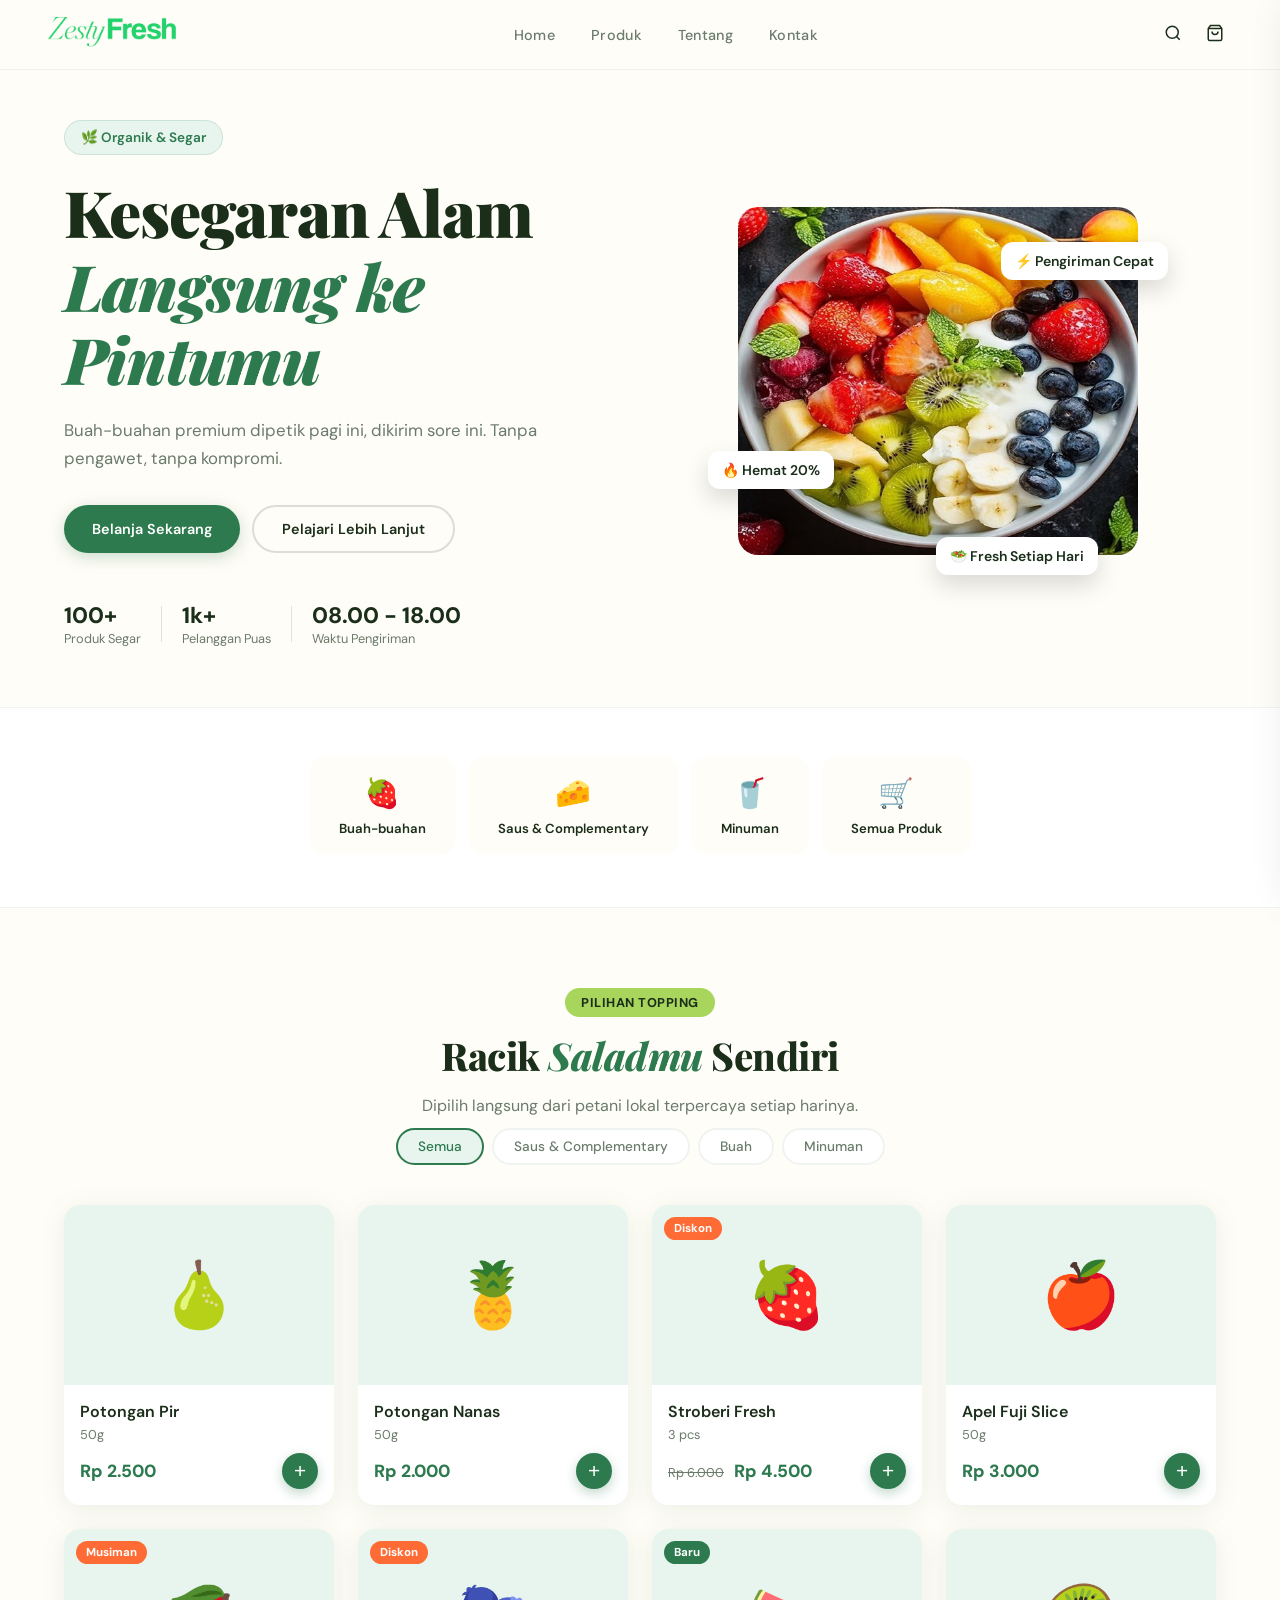
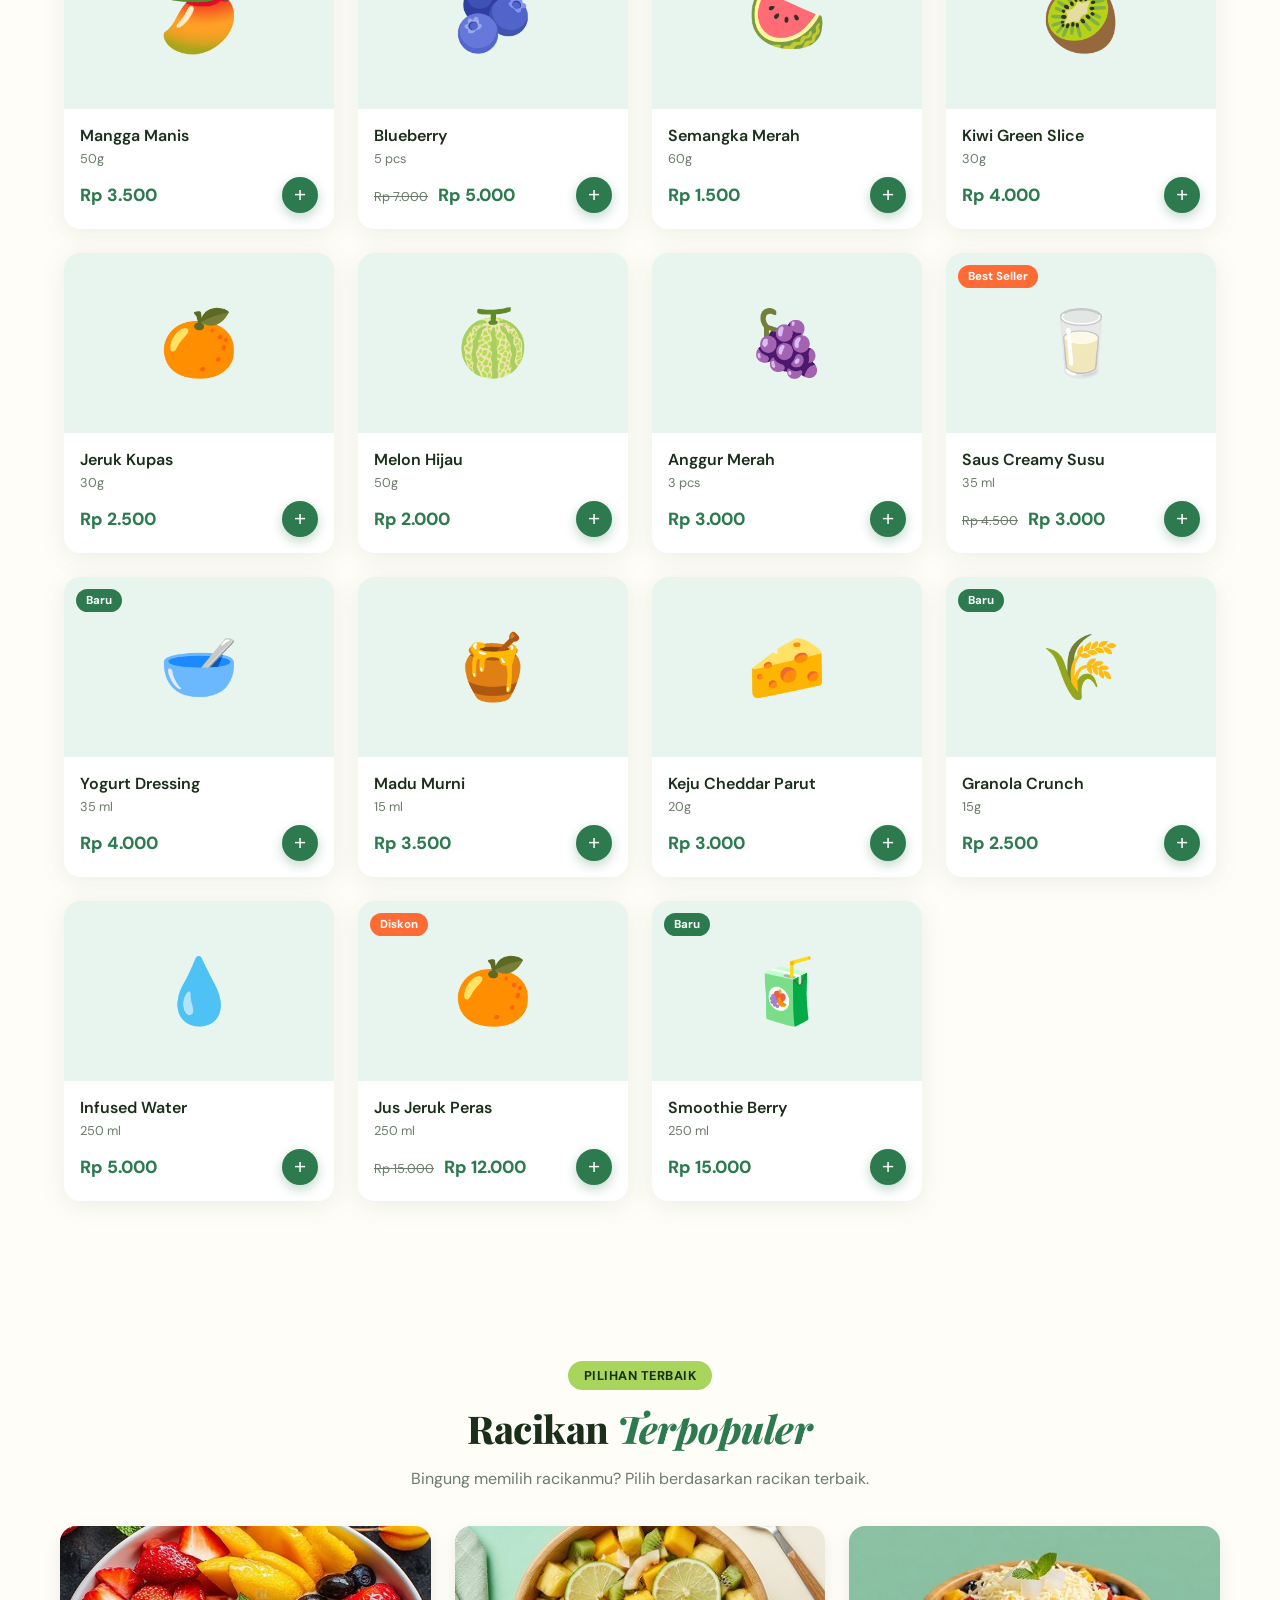
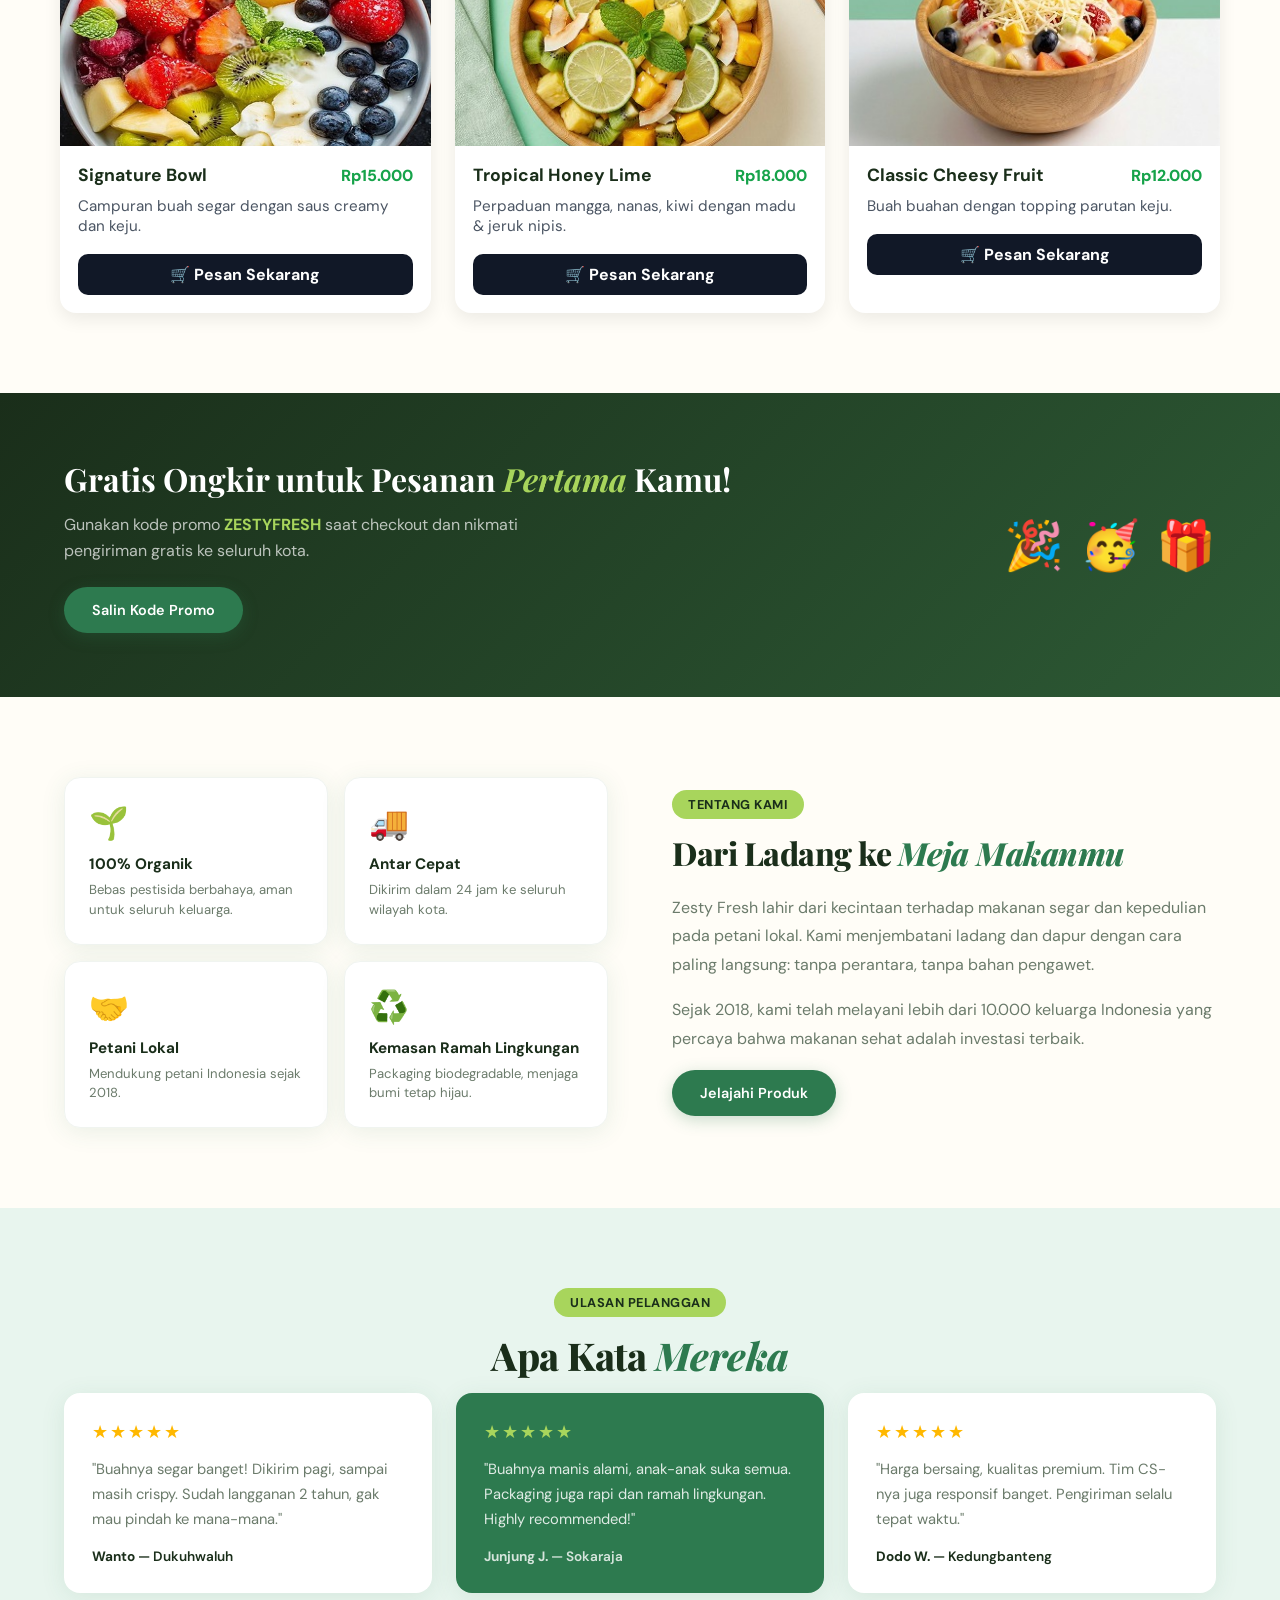
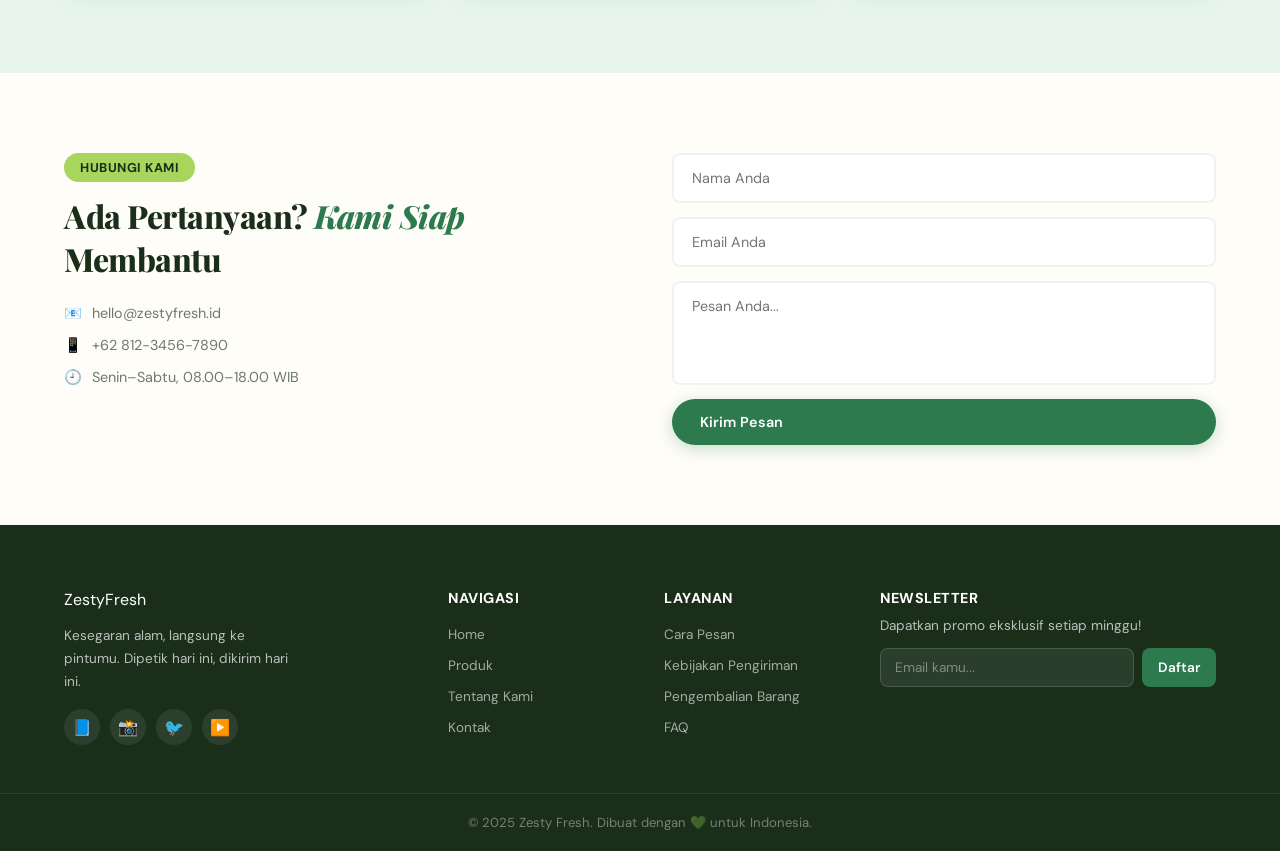
<file: index.html>
<!DOCTYPE html>
  <html lang="id">
  <head>
    <meta charset="UTF-8" />
    <meta name="viewport" content="width=device-width, initial-scale=1.0"/>
    <title>Zesty Fresh — Farm to Door</title>
    <link rel="preconnect" href="https://fonts.googleapis.com"/>
    <link href="https://fonts.googleapis.com/css2?family=Playfair+Display:wght@400;700;900&family=DM+Sans:wght@300;400;500&display=swap" rel="stylesheet"/>
    <link rel="stylesheet" href="style.css"/>
  </head>
  <body>

    <!-- NAVBAR -->
    <nav class="navbar" id="navbar">
      <div class="nav-logo"><img src="image/Zesty Fresh (2).png"></div>
      <ul class="nav-links">
        <li><a href="#home">Home</a></li>
        <li><a href="#products">Produk</a></li>
        <li><a href="#about">Tentang</a></li>
        <li><a href="#contact">Kontak</a></li>
      </ul>
      <div class="nav-actions">
        <button class="btn-search" onclick="toggleSearch()">
          <svg width="18" height="18" viewBox="0 0 24 24" fill="none" stroke="currentColor" stroke-width="2"><circle cx="11" cy="11" r="8"/><line x1="21" y1="21" x2="16.65" y2="16.65"/></svg>
        </button>
        <button class="btn-cart" onclick="toggleCart()">
          <svg width="18" height="18" viewBox="0 0 24 24" fill="none" stroke="currentColor" stroke-width="2"><path d="M6 2L3 6v14a2 2 0 002 2h14a2 2 0 002-2V6l-3-4z"/><line x1="3" y1="6" x2="21" y2="6"/><path d="M16 10a4 4 0 01-8 0"/></svg>
          <span class="cart-badge" id="cart-badge">0</span>
        </button>
        <button class="nav-toggle" onclick="toggleMenu()">
          <span></span><span></span><span></span>
        </button>
      </div>
    </nav>

    <!-- SEARCH OVERLAY -->
    <div class="search-overlay" id="search-overlay">
      <button class="close-search" onclick="toggleSearch()">✕</button>
      <input type="text" placeholder="Cari produk segar..." id="search-input" oninput="searchProducts(this.value)"/>
      <div class="search-results" id="search-results"></div>
    </div>

    <!-- CART SIDEBAR -->
    <div class="cart-overlay" id="cart-overlay" onclick="toggleCart()"></div>
    <aside class="cart-sidebar" id="cart-sidebar">
      <div class="cart-header">
        <h3>Keranjang Belanja</h3>
        <button onclick="toggleCart()">✕</button>
      </div>
      <div class="cart-items" id="cart-items">
        <div class="cart-empty">Keranjang Anda masih kosong 🛒</div>
      </div>
      <div class="cart-footer" id="cart-footer" style="display:none">
        <div class="cart-total">
          <span>Total:</span>
          <span id="cart-total">Rp 0</span>
        </div>
        <button class="btn-checkout" onclick="checkout()">Checkout Sekarang</button>
      </div>
    </aside>

    <!-- HERO -->
    <section class="hero" id="home">
      <div class="hero-content">
        <div class="hero-tag">🌿 Organik & Segar</div>
        <h1 class="hero-title">
          Kesegaran Alam<br/>
          <em>Langsung ke Pintumu</em>
        </h1>
        <p class="hero-desc">Buah-buahan premium dipetik pagi ini, dikirim sore ini. Tanpa pengawet, tanpa kompromi.</p>
        <div class="hero-buttons">
          <a href="#products" class="btn-primary">Belanja Sekarang</a>
          <a href="#about" class="btn-ghost">Pelajari Lebih Lanjut</a>
        </div>
        <div class="hero-stats">
          <div class="stat"><strong>100+</strong><span>Produk Segar</span></div>
          <div class="stat-divider"></div>
          <div class="stat"><strong>1k+</strong><span>Pelanggan Puas</span></div>
          <div class="stat-divider"></div>
          <div class="stat"><strong>08.00 - 18.00</strong><span>Waktu Pengiriman</span></div>
        </div>
      </div>
      <div class="hero-image">
        <img src="image/salad fruits.jpeg" alt="Salad Bowl">
        
        <div class="floating badge-1">⚡ Pengiriman Cepat</div>
        <div class="floating badge-2">🔥 Hemat 20%</div>
        <div class="floating badge-3">🥗 Fresh Setiap Hari</div>
      </div>   
    </section>

    <!-- CATEGORIES -->
    <section class="categories">
      <div class="container">
        <div class="categories-grid">
          <div class="category-card" onclick="filterCategory('buah')">
            <span>🍓</span><p>Buah-buahan</p>
          </div>
          <div class="category-card" onclick="filterCategory('saus')">
            <span>🧀</span><p>Saus & Complementary</span></p>
          </div>
          <div class="category-card" onclick="filterCategory('minuman')">
            <span>🥤</span><p>Minuman</p>
          </div>
          <div class="category-card" onclick="filterCategory('semua')">
            <span>🛒</span><p>Semua Produk</p>
          </div>
        </div>
      </div>
    </section>

    <!-- PRODUCTS -->
    <section class="products" id="products">
      <div class="container">
        <div class="section-header">
          <div class="section-tag">Pilihan Topping</div>
          <h2>Racik <em>Saladmu</em> Sendiri</h2>
          <p>Dipilih langsung dari petani lokal terpercaya setiap harinya.</p>
        </div>
        <div class="filter-bar">
          <button class="filter-btn active" onclick="filterCategory('semua', this)">Semua</button>
          <button class="filter-btn" onclick="filterCategory('saus', this)">Saus & Complementary</button>
          <button class="filter-btn" onclick="filterCategory('buah', this)">Buah</button>
          <button class="filter-btn" onclick="filterCategory('minuman', this)">Minuman</button>
        </div>
        <div class="product-grid" id="product-grid"></div>
      </div>
    </section>

    <!-- PRODUCTS -->
    <section class="products" id="products">
      <div class="card-container">
        <div class="section-header">
          <div class="section-tag">Pilihan Terbaik</div>
          <h2>Racikan <em>Terpopuler</em></h2>
          <p>Bingung memilih racikanmu? Pilih berdasarkan racikan terbaik.</p>
        </div>
        <div class="card">
          <img src="image/signature.jpeg" alt="Signature Bowl">
          <div class="card-content">
            <div class="title-price">
              <h3>Signature Bowl</h3>
              <span>Rp15.000</span>
            </div>
            <p>Campuran buah segar dengan saus creamy dan keju.</p>
            <a href="https://wa.me/6281234567890?text=Halo%20saya%20mau%20pesan%20Signature%20Bowl" target="_blank" rel="noopener noreferrer" class="menu-btn">🛒 Pesan Sekarang</a>
          </div>
        </div>

        <div class="card">
          <img src="image/honey.jpeg" alt="Tropical Honey Lime">
          <div class="card-content">
            <div class="title-price">
              <h3>Tropical Honey Lime</h3>
              <span>Rp18.000</span>
            </div>
            <p>Perpaduan mangga, nanas, kiwi dengan madu & jeruk nipis.</p>
            <a href="https://wa.me/6281234567890?text=Halo%20saya%20mau%20pesan%20Tropical%20Honey%20Lime" target="_blank" rel="noopener noreferrer" class="menu-btn">🛒 Pesan Sekarang</a>
          </div>
        </div>

        <div class="card">
          <img src="image/kreasi.jpeg" alt="Classic Cheesy Fruit">
          <div class="card-content">
            <div class="title-price">
              <h3>Classic Cheesy Fruit</h3>
              <span>Rp12.000</span>
            </div>
            <p>Buah buahan dengan topping parutan keju.</p>
            <a href="https://wa.me/6281234567890?text=Halo%20saya%20mau%20pesan%20Tropical%20Honey%20Lime" target="_blank" rel="noopener noreferrer" class="menu-btn">🛒 Pesan Sekarang</a>
          </div>
        </div>
    </section>

    <!-- BANNER -->
    <section class="promo-banner">
      <div class="container">
        <div class="banner-content">
          <div class="banner-text">
            <h2>Gratis Ongkir untuk Pesanan <em>Pertama</em> Kamu!</h2>
            <p>Gunakan kode promo <strong>ZESTYFRESH</strong> saat checkout dan nikmati pengiriman gratis ke seluruh kota.</p>
            <button class="btn-primary" onclick="copyPromo()">Salin Kode Promo</button>
          </div>
          <div class="banner-decor">
            <span>🎉</span><span>🥳</span><span>🎁</span>
          </div>
        </div>
      </div>
    </section>

    <!-- ABOUT -->
    <section class="about" id="about">
      <div class="container about-grid">
        <div class="about-visual">
          <div class="about-card">
            <span class="about-icon">🌱</span>
            <h4>100% Organik</h4>
            <p>Bebas pestisida berbahaya, aman untuk seluruh keluarga.</p>
          </div>
          <div class="about-card">
            <span class="about-icon">🚚</span>
            <h4>Antar Cepat</h4>
            <p>Dikirim dalam 24 jam ke seluruh wilayah kota.</p>
          </div>
          <div class="about-card">
            <span class="about-icon">🤝</span>
            <h4>Petani Lokal</h4>
            <p>Mendukung petani Indonesia sejak 2018.</p>
          </div>
          <div class="about-card">
            <span class="about-icon">♻️</span>
            <h4>Kemasan Ramah Lingkungan</h4>
            <p>Packaging biodegradable, menjaga bumi tetap hijau.</p>
          </div>
        </div>
        <div class="about-text">
          <div class="section-tag">Tentang Kami</div>
          <h2>Dari Ladang ke <em>Meja Makanmu</em></h2>
          <p>Zesty Fresh lahir dari kecintaan terhadap makanan segar dan kepedulian pada petani lokal. Kami menjembatani ladang dan dapur dengan cara paling langsung: tanpa perantara, tanpa bahan pengawet.</p>
          <p>Sejak 2018, kami telah melayani lebih dari 10.000 keluarga Indonesia yang percaya bahwa makanan sehat adalah investasi terbaik.</p>
          <a href="#products" class="btn-primary">Jelajahi Produk</a>
        </div>
      </div>
    </section>

    <!-- TESTIMONIALS -->
    <section class="testimonials">
      <div class="container">
        <div class="section-header">
          <div class="section-tag">Ulasan Pelanggan</div>
          <h2>Apa Kata <em>Mereka</em></h2>
        </div>
        <div class="testi-grid">
          <div class="testi-card">
            <div class="stars">★★★★★</div>
            <p>"Buahnya segar banget! Dikirim pagi, sampai masih crispy. Sudah langganan 2 tahun, gak mau pindah ke mana-mana."</p>
            <div class="testi-author"><strong>Wanto</strong> — Dukuhwaluh</div>
          </div>
          <div class="testi-card featured">
            <div class="stars">★★★★★</div>
            <p>"Buahnya manis alami, anak-anak suka semua. Packaging juga rapi dan ramah lingkungan. Highly recommended!"</p>
            <div class="testi-author"><strong>Junjung J.</strong> — Sokaraja</div>
          </div>
          <div class="testi-card">
            <div class="stars">★★★★★</div>
            <p>"Harga bersaing, kualitas premium. Tim CS-nya juga responsif banget. Pengiriman selalu tepat waktu."</p>
            <div class="testi-author"><strong>Dodo W.</strong> — Kedungbanteng</div>
          </div>
        </div>
      </div>
    </section>

    <!-- CONTACT -->
    <section class="contact" id="contact">
      <div class="container contact-grid">
        <div class="contact-text">
          <div class="section-tag">Hubungi Kami</div>
          <h2>Ada Pertanyaan? <em>Kami Siap</em> Membantu</h2>
          <div class="contact-info">
            <div>📧 <span>hello@zestyfresh.id</span></div>
            <div>📱 <span>+62 812-3456-7890</span></div>
            <div>🕘 <span>Senin–Sabtu, 08.00–18.00 WIB</span></div>
          </div>
        </div>
        <form class="contact-form" onsubmit="submitForm(event)">
          <input type="text" placeholder="Nama Anda" required/>
          <input type="email" placeholder="Email Anda" required/>
          <textarea placeholder="Pesan Anda..." rows="4" required></textarea>
          <button type="submit" class="btn-primary">Kirim Pesan</button>
        </form>
      </div>
    </section>

    <!-- FOOTER -->
    <footer class="footer">
      <div class="container footer-grid">
        <div class="footer-brand">
          <div class="nav-logo">Zesty<span>Fresh</span></div>
          <p>Kesegaran alam, langsung ke pintumu. Dipetik hari ini, dikirim hari ini.</p>
          <div class="socials">
            <a href="#">📘</a>
            <a href="#">📸</a>
            <a href="#">🐦</a>
            <a href="#">▶️</a>
          </div>
        </div>
        <div class="footer-links">
          <h4>Navigasi</h4>
          <ul>
            <li><a href="#home">Home</a></li>
            <li><a href="#products">Produk</a></li>
            <li><a href="#about">Tentang Kami</a></li>
            <li><a href="#contact">Kontak</a></li>
          </ul>
        </div>
        <div class="footer-links">
          <h4>Layanan</h4>
          <ul>
            <li><a href="#">Cara Pesan</a></li>
            <li><a href="#">Kebijakan Pengiriman</a></li>
            <li><a href="#">Pengembalian Barang</a></li>
            <li><a href="#">FAQ</a></li>
          </ul>
        </div>
        <div class="footer-newsletter">
          <h4>Newsletter</h4>
          <p>Dapatkan promo eksklusif setiap minggu!</p>
          <div class="newsletter-form">
            <input type="email" placeholder="Email kamu..."/>
            <button onclick="subscribeNewsletter()">Daftar</button>
          </div>
        </div>
      </div>
      <div class="footer-bottom">
        <p>© 2025 Zesty Fresh. Dibuat dengan 💚 untuk Indonesia.</p>
      </div>
    </footer>

    <!-- TOAST -->
    <div class="toast" id="toast"></div>

    <!-- SCROLL TO TOP -->
    <button class="scroll-top" id="scroll-top" onclick="scrollToTop()">↑</button>

    <script src="script.js"></script>
  </body>
  </html>
</file>
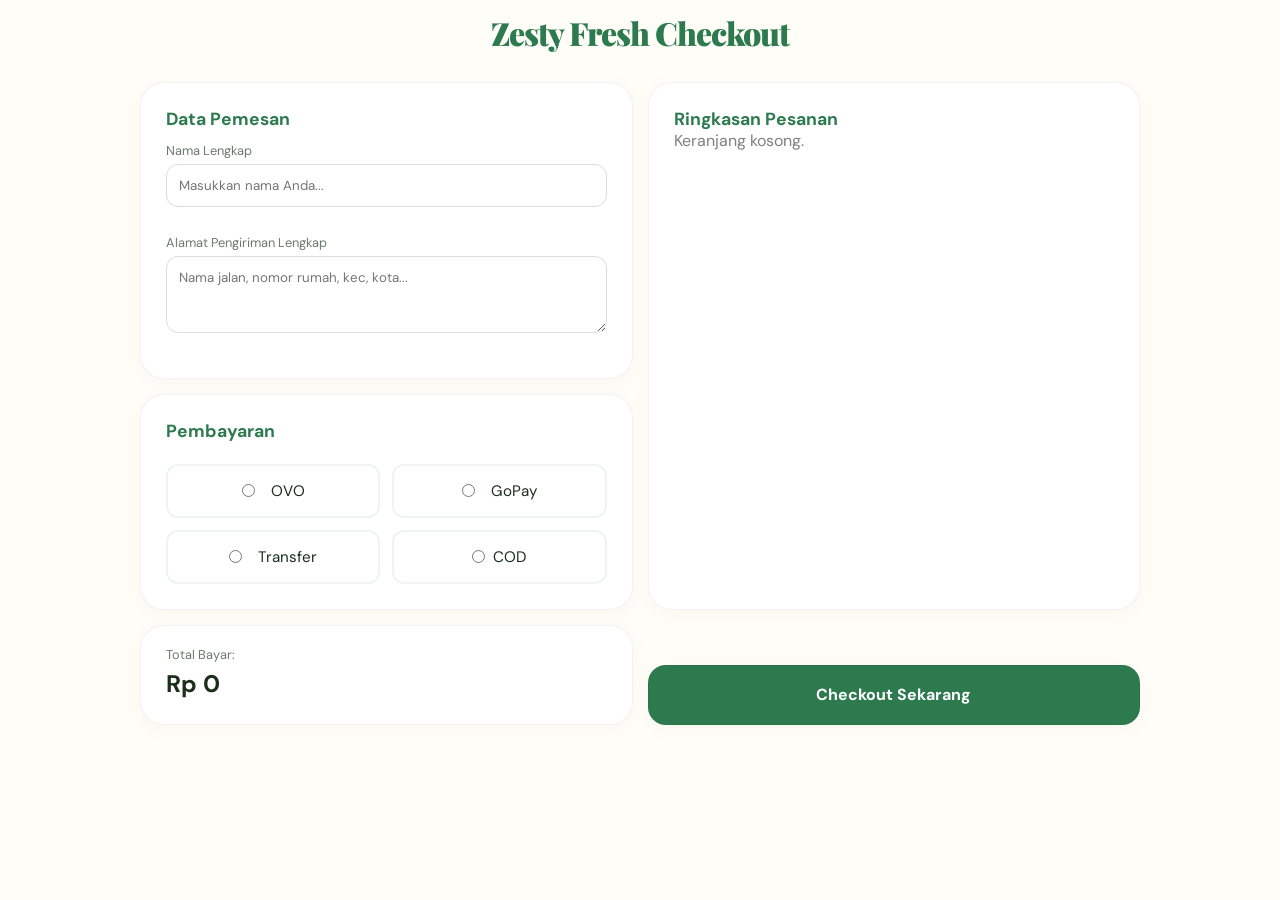
<file: payment.html>
<!DOCTYPE html>
<html lang="id">
<head>
    <meta charset="UTF-8">
    <meta name="viewport" content="width=device-width, initial-scale=1.0">
    <title>Checkout Pesanan — Zesty Fresh</title>
    <link rel="stylesheet" href="payment.css">
    <link href="https://fonts.googleapis.com/css2?family=Playfair+Display:wght@400;700;900&family=DM+Sans:wght@300;400;500&display=swap" rel="stylesheet"/>
    <link href="https://fonts.googleapis.com/css2?family=Libre+Barcode+39&display=swap" rel="stylesheet">
    <link href="https://cdn.boxicons.com/3.0.8/fonts/basic/boxicons.min.css" rel="stylesheet">
    <style>
        
    </style>
</head>
<body>

    <header style="text-align:center; margin-bottom: 30px;">
        <h1 style="color: var(--green);">Zesty Fresh Checkout</h1>
    </header>

    <div class="bento-container">
        <!-- 1. Form Data Pemesan -->
        <div class="bento-item item-form">
            <h3>Data Pemesan</h3>
            <div class="input-group">
                <label>Nama Lengkap</label>
                <input type="text" id="cust-name" placeholder="Masukkan nama Anda...">
            </div>
            <div class="input-group">
                <label>Alamat Pengiriman Lengkap</label>
                <textarea id="cust-address" rows="3" placeholder="Nama jalan, nomor rumah, kec, kota..."></textarea>
            </div>
        </div>

        <!-- 2. Ringkasan Pesanan -->
        <div class="bento-item item-summary">
            <h3>Ringkasan Pesanan</h3>
            <div id="summary-list" class="summary-list"></div>
        </div>

        <!-- 3. Metode Pembayaran -->
        <div class="bento-item item-method">
            <h3>Pembayaran</h3>
            <div class="method-grid">
                <label class="method-btn"><input type="radio" name="pay" value="OVO"><i class="bx bx-wallet-alt"></i> OVO</label>
                <label class="method-btn"><input type="radio" name="pay" value="GOPAY"><i class="bx bx-wallet"></i> GoPay</label>
                <label class="method-btn"><input type="radio" name="pay" value="TRANSFER"><i class="bx bx-credit-card-front"></i>  Transfer</label>
                <label class="method-btn"><input type="radio" name="pay" value="COD"> COD</label>
            </div>
        </div>

        <!-- 4. Total Harga -->
        <div class="bento-item item-total">
            <span style="font-size: 0.8rem; color: var(--gray);">Total Bayar:</span>
            <h2 id="grand-total" style="margin: 5px 0; color: var(--primary);">Rp 0</h2>
        </div>

        <!-- 5. Tombol Checkout -->
        <div class="bento-item item-checkout" onclick="generateInvoice()">
            Checkout Sekarang
        </div>
    </div>

    <!-- MODAL INVOICE -->
    <div class="modal-overlay" id="invoice-modal">
        <div class="modal-content">
            <div class="invoice-header">
                <h2 style="margin:0; color: var(--primary);">INVOICE</h2>
                <small>Zesty Fresh — Farm to Door</small>
                <h1 style="font-family: 'Libre Barcode 39'; font-size: 6em; font-weight: 100; margin-top: 20px; margin-bottom: 10px;">2392919r</h2>
            </div>

            
            <div class="invoice-details" id="invoice-body">
                <!-- Diisi via JS -->
            </div>

            <div style="border-top: 1px solid #eee; padding-top: 20px;">
                <button class="btn-finish" onclick="finalizeOrder()">Konfirmasi & Selesai</button>
                <button onclick="closeModal()" style="width:100%; background:none; border:none; color:var(--gray); margin-top:10px; cursor:pointer;">Batal</button>
            </div>
        </div>
    </div>

    <script>
        const cart = JSON.parse(localStorage.getItem('zesty_cart') || '[]');

        function init() {
            const list = document.getElementById('summary-list');
            const totalEl = document.getElementById('grand-total');
            
            if (cart.length === 0) {
                list.innerHTML = "<p style='color:gray'>Keranjang kosong.</p>";
                return;
            }

            list.innerHTML = cart.map(item => `
                <div class="cart-row">
                    <span>${item.qty}x ${item.name}</span>
                    <strong>Rp ${(item.price * item.qty).toLocaleString('id-ID')}</strong>
                </div>
            `).join('');

            const total = cart.reduce((s, c) => s + (c.price * c.qty), 0);
            totalEl.textContent = 'Rp ' + total.toLocaleString('id-ID');

            // Toggle active class untuk radio buttons
            const btns = document.querySelectorAll('.method-btn');
            btns.forEach(btn => {
                btn.addEventListener('click', () => {
                    btns.forEach(b => b.classList.remove('active'));
                    btn.classList.add('active');
                    btn.querySelector('input').checked = true;
                });
            });
        }

        function generateInvoice() {
            const name = document.getElementById('cust-name').value;
            const address = document.getElementById('cust-address').value;
            const pay = document.querySelector('input[name="pay"]:checked');

            if (!name || !address || !pay) {
                alert("⚠️ Mohon lengkapi Data Diri & Metode Pembayaran!");
                return;
            }

            const total = cart.reduce((s, c) => s + (c.price * c.qty), 0);
            const itemsHtml = cart.map(item => `<li>${item.name} (${item.qty})</li>`).join('');

            document.getElementById('invoice-body').innerHTML = `
                <p><strong>Nama:</strong> ${name}</p>
                <p><strong>Alamat:</strong> ${address}</p>
                <p><strong>Metode:</strong> ${pay.value}</p>
                <hr>
                <p><strong>Pesanan:</strong></p>
                <ul style="padding-left:20px">${itemsHtml}</ul>
                <h3 style="text-align:right; color:var(--primary);">Total: Rp ${total.toLocaleString('id-ID')}</h3>
            `;

            document.getElementById('invoice-modal').style.display = 'flex';
        }

        function closeModal() {
            document.getElementById('invoice-modal').style.display = 'none';
        }

        function finalizeOrder() {
            alert("✅ Pesanan Berhasil! Kurir kami akan segera menghubungi Anda.");
            localStorage.removeItem('zesty_cart');
            window.location.href = 'index.html';
        }

        init();
    </script>
</body>
</html>
</file>
<file: style.css>
/* ===== RESET & BASE ===== */
*, *::before, *::after { box-sizing: border-box; margin: 0; padding: 0; }

:root {
  --green: #2D7A4F;
  --green-light: #4CAF78;
  --green-pale: #E8F5EE;
  --lime: #A8D55C;
  --orange: #FF6B35;
  --cream: #FFFDF7;
  --dark: #1A2E1A;
  --gray: #6B7B6B;
  --gray-light: #F0F4F0;
  --white: #FFFFFF;
  --font-display: 'Playfair Display', Georgia, serif;
  --font-body: 'DM Sans', sans-serif;
  --shadow: 0 4px 24px rgba(45,122,79,0.10);
  --shadow-lg: 0 12px 48px rgba(45,122,79,0.15);
  --radius: 16px;
  --radius-sm: 8px;
  --transition: all 0.3s cubic-bezier(0.4, 0, 0.2, 1);
}

html { scroll-behavior: smooth; }

body {
  font-family: var(--font-body);
  background: var(--cream);
  color: var(--dark);
  overflow-x: hidden;
}

.container {
  max-width: 1200px;
  margin: 0 auto;
  padding: 0 24px;
}

/* ===== NAVBAR ===== */
.navbar {
  position: fixed; top: 0; left: 0; right: 0; z-index: 100;
  display: flex; align-items: center; justify-content: space-between;
  padding: 16px 48px;
  background: rgba(255,253,247,0.92);
  backdrop-filter: blur(16px);
  border-bottom: 1px solid rgba(45,122,79,0.08);
  transition: var(--transition);
}
.navbar.scrolled {
  padding: 12px 48px;
  box-shadow: var(--shadow);
}

.nav-logo img {
  height: 30px;
}

.nav-links {
  display: flex; gap: 36px; list-style: none;
}
.nav-links a {
  font-size: 0.9rem; font-weight: 500; color: var(--gray);
  text-decoration: none; transition: var(--transition); letter-spacing: 0.3px;
}
.nav-links a:hover { color: var(--green); }

.nav-actions { display: flex; align-items: center; gap: 8px; }
.btn-search, .btn-cart {
  position: relative;
  background: none; border: none; cursor: pointer;
  color: var(--dark); padding: 8px;
  border-radius: 50%; transition: var(--transition);
}
.btn-search:hover, .btn-cart:hover { background: var(--green-pale); color: var(--green); }
.cart-badge {
  position: absolute; top: 2px; right: 2px;
  background: var(--orange); color: white;
  font-size: 0.65rem; font-weight: 700;
  width: 16px; height: 16px; border-radius: 50%;
  display: flex; align-items: center; justify-content: center;
}
.nav-toggle {
  display: none; flex-direction: column; gap: 5px;
  background: none; border: none; cursor: pointer; padding: 8px;
}
.nav-toggle span {
  display: block; width: 22px; height: 2px; background: var(--dark);
  border-radius: 2px; transition: var(--transition);
}

/* ===== SEARCH OVERLAY ===== */
.search-overlay {
  position: fixed; inset: 0; z-index: 200;
  background: rgba(26,46,26,0.97);
  display: flex; flex-direction: column; align-items: center;
  justify-content: flex-start; padding-top: 100px;
  opacity: 0; pointer-events: none; transition: var(--transition);
}
.search-overlay.active { opacity: 1; pointer-events: all; }
.close-search {
  position: absolute; top: 24px; right: 32px;
  background: none; border: none; color: white;
  font-size: 1.5rem; cursor: pointer; opacity: 0.7;
  transition: var(--transition);
}
.close-search:hover { opacity: 1; transform: rotate(90deg); }
.search-overlay input {
  width: 600px; max-width: 90%;
  background: rgba(255,255,255,0.08);
  border: 1px solid rgba(255,255,255,0.2);
  color: white; font-size: 1.4rem;
  padding: 18px 24px; border-radius: var(--radius);
  outline: none; font-family: var(--font-body);
  transition: var(--transition);
}
.search-overlay input::placeholder { color: rgba(255,255,255,0.4); }
.search-overlay input:focus { border-color: var(--lime); background: rgba(255,255,255,0.12); }
.search-results {
  width: 600px; max-width: 90%; margin-top: 16px;
  display: flex; flex-direction: column; gap: 8px;
}
.search-result-item {
  background: rgba(255,255,255,0.08);
  border-radius: var(--radius-sm); padding: 12px 16px;
  display: flex; align-items: center; gap: 12px;
  cursor: pointer; transition: var(--transition); color: white;
}
.search-result-item:hover { background: rgba(168,213,92,0.2); }
.search-result-item span:first-child { font-size: 1.4rem; }

/* ===== CART SIDEBAR ===== */
.cart-overlay {
  position: fixed; inset: 0; z-index: 150;
  background: rgba(0,0,0,0.4); opacity: 0; pointer-events: none;
  transition: var(--transition);
}
.cart-overlay.active { opacity: 1; pointer-events: all; }
.cart-sidebar {
  position: fixed; top: 0; right: -420px; width: 400px; height: 100vh;
  z-index: 151; background: var(--white);
  box-shadow: -8px 0 40px rgba(0,0,0,0.12);
  display: flex; flex-direction: column;
  transition: right 0.4s cubic-bezier(0.4, 0, 0.2, 1);
}
.cart-sidebar.active { right: 0; }
.cart-header {
  display: flex; align-items: center; justify-content: space-between;
  padding: 24px; border-bottom: 1px solid var(--gray-light);
}
.cart-header h3 { font-family: var(--font-display); font-size: 1.3rem; }
.cart-header button {
  background: none; border: none; font-size: 1.2rem; cursor: pointer;
  color: var(--gray); transition: var(--transition); padding: 4px;
  border-radius: 50%;
}
.cart-header button:hover { background: var(--gray-light); }
.cart-items {
  flex: 1; overflow-y: auto; padding: 16px 24px;
  display: flex; flex-direction: column; gap: 12px;
}
.cart-empty {
  text-align: center; color: var(--gray); padding: 48px 0;
  font-size: 0.95rem;
}
.cart-item {
  display: flex; align-items: center; gap: 12px;
  padding: 12px; background: var(--gray-light); border-radius: var(--radius-sm);
}
.cart-item-emoji { font-size: 2rem; }
.cart-item-info { flex: 1; }
.cart-item-info h4 { font-size: 0.9rem; font-weight: 500; margin-bottom: 2px; }
.cart-item-info p { font-size: 0.8rem; color: var(--green); font-weight: 600; }
.cart-item-controls {
  display: flex; align-items: center; gap: 8px;
}
.cart-item-controls button {
  width: 28px; height: 28px; border: 1px solid var(--green);
  background: none; border-radius: 50%; cursor: pointer;
  color: var(--green); font-size: 1rem; font-weight: 700;
  display: flex; align-items: center; justify-content: center;
  transition: var(--transition);
}
.cart-item-controls button:hover { background: var(--green); color: white; }
.cart-item-controls span { font-size: 0.9rem; font-weight: 600; min-width: 20px; text-align: center; }
.cart-footer {
  padding: 20px 24px;
  border-top: 1px solid var(--gray-light);
}
.cart-total {
  display: flex; justify-content: space-between;
  font-size: 1rem; font-weight: 600; margin-bottom: 16px;
}
.cart-total span:last-child { color: var(--green); font-size: 1.15rem; }
.btn-checkout {
  width: 100%; padding: 14px; border: none;
  background: var(--green); color: white; font-size: 0.95rem;
  font-weight: 600; border-radius: var(--radius-sm); cursor: pointer;
  font-family: var(--font-body); transition: var(--transition);
}
.btn-checkout:hover { background: var(--dark); transform: translateY(-1px); }

/* ===== BUTTONS ===== */
.btn-primary {
  display: inline-flex; align-items: center;
  background: var(--green); color: white;
  padding: 14px 28px; border-radius: 50px;
  text-decoration: none; font-weight: 600; font-size: 0.9rem;
  border: none; cursor: pointer; font-family: var(--font-body);
  transition: var(--transition); box-shadow: 0 4px 16px rgba(45,122,79,0.25);
}
.btn-primary:hover { background: var(--dark); transform: translateY(-2px); box-shadow: 0 8px 24px rgba(45,122,79,0.3); }

.btn-ghost {
  display: inline-flex; align-items: center;
  background: transparent; color: var(--dark);
  padding: 13px 28px; border-radius: 50px;
  text-decoration: none; font-weight: 600; font-size: 0.9rem;
  border: 2px solid rgba(26,46,26,0.15); cursor: pointer;
  font-family: var(--font-body); transition: var(--transition);
}
.btn-ghost:hover { border-color: var(--green); color: var(--green); }

/* ===== HERO ===== */
.hero {
  display: grid;
  grid-template-columns: 1fr 1fr;
  gap: 40px; /* Diperkecil agar lebih rapat */
  align-items: center;
  padding: 120px 24px 60px; /* Padding samping dikecilkan */
  max-width: 1200px;
  margin: 0 auto;
} 

.hero-image {
  display: flex;
  justify-self: center;
  align-items: center;
  width: 400px;
}

.hero-content {
  position: relative; z-index: 1;
  max-width: 100%; flex: 1;
  animation: fadeInUp 0.8s ease forwards;
}
.hero-tag {
  display: inline-block;
  background: var(--green-pale); color: var(--green);
  padding: 8px 16px; border-radius: 50px;
  font-size: 0.85rem; font-weight: 600;
  margin-bottom: 20px; border: 1px solid rgba(45,122,79,0.15);
}
.hero-title {
  font-family: var(--font-display);
  font-size: clamp(2.4rem, 5vw, 4rem);
  font-weight: 900; line-height: 1.15;
  color: var(--dark); margin-bottom: 20px;
  letter-spacing: -1px;
}
.hero-title em { color: var(--green); font-style: italic; }
.hero-desc {
  font-size: 1.05rem; color: var(--gray); line-height: 1.7;
  margin-bottom: 32px; max-width: 480px;
}
.hero-buttons { display: flex; gap: 12px; margin-bottom: 48px; flex-wrap: wrap; }
.hero-stats {
  display: flex; align-items: center; gap: 20px;
  flex-wrap: wrap;
}
.stat { display: flex; flex-direction: column; }
.stat strong { font-size: 1.4rem; font-weight: 800; color: var(--dark); }
.stat span { font-size: 0.8rem; color: var(--gray); }
.stat-divider { width: 1px; height: 36px; background: rgba(107,123,107,0.2); }

.hero-visual {
  flex: 1; display: flex; justify-content: center; align-items: center;
  position: relative; z-index: 1;
}
.hero-circle {
  width: 360px; height: 360px;
  background: linear-gradient(135deg, var(--green) 0%, var(--green-light) 100%);
  border-radius: 50%; display: flex; align-items: center; justify-content: center;
  position: relative;
  box-shadow: 0 32px 80px rgba(45,122,79,0.3);
  animation: pulse-glow 3s ease-in-out infinite;
}
@keyframes pulse-glow {
  0%, 100% { box-shadow: 0 32px 80px rgba(45,122,79,0.3); }
  50% { box-shadow: 0 40px 100px rgba(45,122,79,0.45); }
}
.hero-center-emoji { font-size: 5rem; z-index: 2; }
.hero-emoji-orbit {
  position: absolute; inset: -40px; border-radius: 50%;
  animation: spin 12s linear infinite;
}
.orbit-item {
  position: absolute; font-size: 2rem;
  top: 50%; left: 50%;
  transform-origin: center;
}

/* container gambar */
.hero-image {
  position: relative;
  display: inline-block;
}

/* gambar */
.hero-image img {
  width: 100%;
  max-height: 460px;
  object-fit: cover;
  border-radius: 20px;
}

/* floating umum */
.floating {
  position: absolute;
  background: #fff;
  padding: 10px 14px;
  border-radius: 12px;
  font-size: 14px;
  font-weight: 600;
  box-shadow: 0 10px 25px rgba(0,0,0,0.15);
  backdrop-filter: blur(6px);
  animation: float 3s ease-in-out infinite;
}

/* posisi masing-masing */
.badge-1 {
  top: 10%;
  right: -30px;
}

.badge-2 {
  bottom: 20%;
  left: -30px;
}

.badge-3 {
  bottom: -15px;
  right: 10%;
}

/* animasi ngambang */
@keyframes float {
  0% { transform: translateY(0); }
  50% { transform: translateY(-8px); }
  100% { transform: translateY(0); }
}



/* ===== CATEGORIES ===== */
.categories {
  padding: 48px 0;
  background: white;
  border-top: 1px solid var(--gray-light);
  border-bottom: 1px solid var(--gray-light);
}
.categories-grid {
  display: flex; gap: 12px; overflow-x: auto;
  padding-bottom: 4px; justify-content: center; flex-wrap: wrap;
}
.category-card {
  display: flex; flex-direction: column; align-items: center; gap: 8px;
  padding: 16px 28px; background: var(--cream);
  border: 2px solid transparent; border-radius: var(--radius);
  cursor: pointer; transition: var(--transition); white-space: nowrap;
  min-width: 100px;
}
.category-card:hover, .category-card.active {
  border-color: var(--green); background: var(--green-pale);
}
.category-card span { font-size: 1.8rem; }
.category-card p { font-size: 0.82rem; font-weight: 600; color: var(--dark); }

/* ===== SECTION HEADER ===== */
.section-header {
  text-align: center; margin-bottom: 55px;
}
.section-tag {
  display: inline-block;
  background: var(--lime); color: var(--dark);
  padding: 6px 16px; border-radius: 50px;
  font-size: 0.8rem; font-weight: 700;
  letter-spacing: 0.5px; margin-bottom: 12px;
  text-transform: uppercase;
}
.section-header h2 {
  font-family: var(--font-display);
  font-size: clamp(1.8rem, 3vw, 2.8rem);
  font-weight: 800; color: var(--dark);
  margin-bottom: 12px; letter-spacing: -0.5px;
}
.section-header h2 em { color: var(--green); font-style: italic; }
.section-header p { color: var(--gray); max-width: 480px; margin: 0 auto; line-height: 1.6; }

/* ===== PRODUCTS ===== */
.products { padding: 80px 0; }
.filter-bar {
  display: flex; gap: 8px; margin-bottom: 40px;
  flex-wrap: wrap; justify-content: center;
}
.filter-btn {
  padding: 8px 20px; border: 2px solid var(--gray-light);
  background: white; border-radius: 50px; cursor: pointer;
  font-family: var(--font-body); font-size: 0.85rem; font-weight: 500;
  color: var(--gray); transition: var(--transition);
}
.filter-btn:hover, .filter-btn.active {
  border-color: var(--green); color: var(--green);
  background: var(--green-pale);
}

.product-grid {
  display: grid;
  grid-template-columns: repeat(auto-fill, minmax(250px, 1fr));
  gap: 24px;
}
.product-card {
  background: white; border-radius: var(--radius);
  overflow: hidden; transition: var(--transition);
  box-shadow: var(--shadow); cursor: pointer;
  animation: fadeInUp 0.5s ease forwards; opacity: 0;
}
.product-card:hover {
  transform: translateY(-6px);
  box-shadow: var(--shadow-lg);
}
.product-img {
  height: 180px; background: var(--green-pale);
  display: flex; align-items: center; justify-content: center;
  font-size: 4rem; position: relative; overflow: hidden;
}
.product-badge {
  position: absolute; top: 12px; left: 12px;
  background: var(--orange); color: white;
  padding: 4px 10px; border-radius: 50px;
  font-size: 0.72rem; font-weight: 700;
}
.product-badge.new { background: var(--green); }
.product-info { padding: 16px; }
.product-info h3 { font-size: 1rem; font-weight: 600; margin-bottom: 4px; color: var(--dark); }
.product-info .product-unit { font-size: 0.8rem; color: var(--gray); margin-bottom: 10px; }
.product-footer {
  display: flex; align-items: center; justify-content: space-between;
}
.product-price { font-size: 1.1rem; font-weight: 800; color: var(--green); }
.product-price .original { font-size: 0.8rem; color: var(--gray); text-decoration: line-through; margin-right: 6px; font-weight: 400; }
.btn-add {
  width: 36px; height: 36px; background: var(--green);
  border: none; border-radius: 50%; color: white;
  font-size: 1.3rem; cursor: pointer; display: flex;
  align-items: center; justify-content: center;
  transition: var(--transition); box-shadow: 0 4px 12px rgba(45,122,79,0.3);
}
.btn-add:hover { background: var(--dark); transform: rotate(90deg); }


/* =========================
   CARD GRID 3 KOLOM
========================= */
/* REVISI CARD GRID */
.card-container {
  display: grid;
  /* Menggunakan auto-fill agar jumlah kolom menyesuaikan lebar layar */
  grid-template-columns: repeat(auto-fill, minmax(280px, 1fr)); 
  gap: 24px;
  margin: 0 auto;
  max-width: 1200px;
  padding: 0 20px;
}



/* Biar header full lebar */
.section-header {
  grid-column: 1 / -1;
  text-align: center;
  margin-bottom: 10px;
}

.card {
  background-color: #fff;
  border-radius: 16px;
  overflow: hidden;
  box-shadow: 0 6px 18px rgba(0, 0, 0, 0.08);
  display: flex;
  flex-direction: column;
  transition: 0.3s;
  width: 100%;
  max-width: 100%;
}

.card:hover {
  transform: translateY(-6px);
}

.card img {
  width: 100%;
  height: 220px;
  object-fit: cover;
}

.card-content {
  padding: 18px;
  display: flex;
  flex-direction: column;
  gap: 10px;
  text-align: left;
}

.card-content .title-price {
  display: flex;
  justify-content: space-between;
  align-items: center;
  gap: 10px;
}

.card-content h3 {
  font-weight: 700;
  font-size: 1.1rem;
}

.card-content span {
  font-weight: 800;
  color: #16a34a;
  white-space: nowrap;
}

.card-content p {
  color: #4b5563;
  font-size: 0.95rem;
}

.menu-btn {
  display: inline-block;
  margin-top: 8px;
  padding: 10px 14px;
  border-radius: 10px;
  text-decoration: none;
  background-color: #111827;
  color: #fff;
  font-weight: 700;
  transition: 0.3s;
  text-align: center;
}

.menu-btn:hover {
  background-color: #16a34a;
  transform: translateY(-2px);
}

/* ===== PROMO BANNER ===== */
.promo-banner {
  background: linear-gradient(135deg, var(--dark) 0%, #2D5A35 100%);
  padding: 64px 0;
}
.banner-content {
  display: flex; align-items: center; justify-content: space-between;
  gap: 32px;
}
.banner-text h2 {
  font-family: var(--font-display);
  font-size: clamp(1.5rem, 2.5vw, 2.2rem);
  color: white; margin-bottom: 12px;
}
.banner-text h2 em { color: var(--lime); font-style: italic; }
.banner-text p { color: rgba(255,255,255,0.7); margin-bottom: 24px; line-height: 1.6; max-width: 480px; }
.banner-text strong { color: var(--lime); }
.banner-decor { display: flex; gap: 16px; font-size: 3rem; animation: bounce 2s ease-in-out infinite; }
@keyframes bounce {
  0%, 100% { transform: translateY(0); }
  50% { transform: translateY(-12px); }
}

/* ===== ABOUT ===== */
.about { padding: 80px 0; }
.about-grid {
  display: grid; grid-template-columns: 1fr 1fr;
  gap: 64px; align-items: center;
}
.about-visual {
  display: grid; grid-template-columns: 1fr 1fr; gap: 16px;
}
.about-card {
  background: white; border-radius: var(--radius); padding: 24px;
  box-shadow: var(--shadow); transition: var(--transition); border: 1px solid var(--gray-light);
}
.about-card:hover { transform: translateY(-4px); border-color: var(--green); }
.about-icon { font-size: 2rem; display: block; margin-bottom: 10px; }
.about-card h4 { font-size: 0.95rem; font-weight: 700; margin-bottom: 6px; color: var(--dark); }
.about-card p { font-size: 0.82rem; color: var(--gray); line-height: 1.5; }
.about-text .section-tag { margin-bottom: 12px; }
.about-text h2 {
  font-family: var(--font-display);
  font-size: clamp(1.8rem, 2.5vw, 2.5rem);
  font-weight: 800; color: var(--dark);
  margin-bottom: 20px; letter-spacing: -0.5px;
}
.about-text h2 em { color: var(--green); font-style: italic; }
.about-text p { color: var(--gray); line-height: 1.8; margin-bottom: 16px; }

/* ===== TESTIMONIALS ===== */
.testimonials { padding: 80px 0; background: var(--green-pale); }
.testi-grid {
  display: grid; grid-template-columns: repeat(auto-fit, minmax(280px, 1fr));
  gap: 24px;
}
.testi-card {
  background: white; padding: 28px; border-radius: var(--radius);
  box-shadow: var(--shadow); transition: var(--transition);
}
.testi-card.featured {
  background: var(--green); color: white;
  transform: translateY(-8px);
}
.testi-card:hover { transform: translateY(-4px); box-shadow: var(--shadow-lg); }
.testi-card.featured:hover { transform: translateY(-12px); }
.stars { color: #FFB800; font-size: 1.1rem; margin-bottom: 14px; letter-spacing: 2px; }
.testi-card p {
  font-size: 0.92rem; line-height: 1.7; margin-bottom: 16px;
  color: var(--gray);
}
.testi-card.featured p { color: rgba(255,255,255,0.85); }
.testi-author { font-size: 0.85rem; font-weight: 600; color: var(--dark); }
.testi-card.featured .testi-author { color: rgba(255,255,255,0.8); }
.testi-card.featured .stars { color: var(--lime); }

/* ===== CONTACT ===== */
.contact { padding: 80px 0; }
.contact-grid {
  display: grid; grid-template-columns: 1fr 1fr; gap: 64px; align-items: start;
}
.contact-text h2 {
  font-family: var(--font-display);
  font-size: clamp(1.6rem, 2.5vw, 2.3rem);
  font-weight: 800; color: var(--dark); margin-bottom: 24px;
  letter-spacing: -0.5px;
}
.contact-text h2 em { color: var(--green); font-style: italic; }
.contact-info {
  display: flex; flex-direction: column; gap: 14px; margin-top: 16px;
}
.contact-info div {
  display: flex; align-items: center; gap: 10px;
  font-size: 0.9rem; color: var(--gray);
}
.contact-form {
  display: flex; flex-direction: column; gap: 14px;
}
.contact-form input, .contact-form textarea {
  padding: 14px 18px;
  border: 2px solid var(--gray-light);
  border-radius: var(--radius-sm);
  font-family: var(--font-body); font-size: 0.9rem; color: var(--dark);
  background: white; outline: none; transition: var(--transition);
  resize: none;
}
.contact-form input:focus, .contact-form textarea:focus {
  border-color: var(--green); box-shadow: 0 0 0 4px rgba(45,122,79,0.08);
}

/* ===== FOOTER ===== */
.footer {
  background: var(--dark); color: rgba(255,255,255,0.7);
  padding-top: 64px;
}
.footer-grid {
  display: grid; grid-template-columns: 2fr 1fr 1fr 2fr;
  gap: 48px; margin-bottom: 48px;
}
.footer-brand .nav-logo { color: white; margin-bottom: 14px; display: block; }
.footer-brand p { font-size: 0.85rem; line-height: 1.7; max-width: 240px; }
.socials { display: flex; gap: 10px; margin-top: 16px; }
.socials a {
  width: 36px; height: 36px; background: rgba(255,255,255,0.08);
  border-radius: 50%; display: flex; align-items: center; justify-content: center;
  text-decoration: none; font-size: 1rem; transition: var(--transition);
}
.socials a:hover { background: var(--green); }
.footer-links h4 {
  color: white; font-size: 0.9rem; font-weight: 700;
  margin-bottom: 16px; text-transform: uppercase; letter-spacing: 0.5px;
}
.footer-links ul { list-style: none; display: flex; flex-direction: column; gap: 10px; }
.footer-links a {
  color: rgba(255,255,255,0.6); text-decoration: none;
  font-size: 0.85rem; transition: var(--transition);
}
.footer-links a:hover { color: var(--lime); }
.footer-newsletter h4 {
  color: white; font-size: 0.9rem; font-weight: 700;
  margin-bottom: 10px; text-transform: uppercase; letter-spacing: 0.5px;
}
.footer-newsletter p { font-size: 0.85rem; margin-bottom: 14px; }
.newsletter-form { display: flex; gap: 8px; }
.newsletter-form input {
  flex: 1; padding: 10px 14px;
  background: rgba(255,255,255,0.08);
  border: 1px solid rgba(255,255,255,0.15);
  border-radius: var(--radius-sm); color: white;
  font-family: var(--font-body); font-size: 0.85rem; outline: none;
}
.newsletter-form input::placeholder { color: rgba(255,255,255,0.4); }
.newsletter-form button {
  padding: 10px 16px; background: var(--green);
  border: none; border-radius: var(--radius-sm);
  color: white; font-family: var(--font-body);
  font-size: 0.85rem; font-weight: 600; cursor: pointer; transition: var(--transition);
}
.newsletter-form button:hover { background: var(--lime); color: var(--dark); }
.footer-bottom {
  border-top: 1px solid rgba(255,255,255,0.08);
  padding: 20px 0; text-align: center;
  font-size: 0.82rem; color: rgba(255,255,255,0.4);
}

/* ===== TOAST ===== */
.toast {
  position: fixed; bottom: 32px; left: 50%; transform: translateX(-50%) translateY(80px);
  background: var(--dark); color: white;
  padding: 12px 24px; border-radius: 50px;
  font-size: 0.88rem; font-weight: 500;
  z-index: 300; opacity: 0; pointer-events: none;
  transition: all 0.4s cubic-bezier(0.4, 0, 0.2, 1);
  box-shadow: var(--shadow-lg); white-space: nowrap;
}
.toast.show {
  opacity: 1; transform: translateX(-50%) translateY(0);
}

/* ===== SCROLL TOP ===== */
.scroll-top {
  position: fixed; bottom: 32px; right: 32px; z-index: 90;
  width: 44px; height: 44px; background: var(--green);
  border: none; border-radius: 50%; color: white;
  font-size: 1.2rem; cursor: pointer;
  box-shadow: var(--shadow); transition: var(--transition);
  opacity: 0; pointer-events: none; transform: translateY(10px);
}
.scroll-top.visible { opacity: 1; pointer-events: all; transform: translateY(0); }
.scroll-top:hover { background: var(--dark); transform: translateY(-3px); }

/* ===== ANIMATIONS ===== */
@keyframes fadeInUp {
  from { opacity: 0; transform: translateY(24px); }
  to { opacity: 1; transform: translateY(0); }
}
.fade-in { animation: fadeInUp 0.6s ease forwards; }

/* ===== RESPONSIVE ===== */
@media (max-width: 900px) {
  .navbar { padding: 14px 24px; }
  .nav-links { display: none; }
  .nav-links.open {
    display: flex; flex-direction: column;
    position: fixed; top: 64px; left: 0; right: 0;
    background: white; padding: 20px 24px;
    box-shadow: var(--shadow); z-index: 99; gap: 16px;
  }
  .nav-toggle { display: flex; }
  .hero { grid-template-columns: 1fr; text-align: center; padding: 100px 24px 60px; }
  .hero-buttons, .hero-stats { justify-content: center; }
  .hero-image { margin-top: 40px; }
  .orbit-item { font-size: 1.4rem; }
  .about-grid, .contact-grid { grid-template-columns: 1fr; gap: 40px; }
  .footer-grid { grid-template-columns: 1fr 1fr; }
  .banner-content { flex-direction: column; text-align: center; }
  .banner-text p { margin: 0 auto 24px; }
}
@media (max-width: 600px) {
  .hero { padding: 80px 16px 48px; }
  .products, .about, .contact, .testimonials { padding: 48px 0; }
  .product-grid { grid-template-columns: repeat(2, 1fr); gap: 14px; }
  .footer-grid { grid-template-columns: 1fr; }
  .cart-sidebar { width: 100%; right: -100%; }
}

/* ===== RESPONSIVE FIXES ===== */

/* Tablet & iPad (Kurang dari 1024px) */
@media (max-width: 1024px) {
  .hero {
    gap: 30px;
    padding-top: 100px;
  }
  .hero-title {
    font-size: 3rem;
  }
  .footer-grid {
    grid-template-columns: repeat(2, 1fr);
  }
}

/* Smartphone Landscape/Tablet Kecil (Kurang dari 900px) */
@media (max-width: 900px) {
  .hero {
    grid-template-columns: 1fr; /* Stack vertikal */
    text-align: center;
  }
  
  .hero-content {
    display: flex;
    flex-direction: column;
    align-items: center;
  }

  .hero-desc {
    margin-left: auto;
    margin-right: auto;
  }

  .hero-image {
    order: -1; /* Gambar muncul duluan di mobile (opsional) */
    margin-bottom: 20px;
  }

  .about-grid, .contact-grid {
    grid-template-columns: 1fr;
  }

  .banner-content {
    flex-direction: column;
    text-align: center;
  }
}

/* Smartphone Portrait (Kurang dari 600px) */
@media (max-width: 600px) {
  .navbar {
    padding: 10px 20px;
  }

  .hero-title {
    font-size: 2.2rem;
  }

  .hero-buttons {
    flex-direction: column;
    width: 100%;
  }

  .btn-primary, .btn-ghost {
    width: 100%;
    justify-content: center;
  }

  /* Grid Produk di Mobile: 1 Kolom Penuh */
  .card-container {
    grid-template-columns: 1fr;
    padding: 0 16px;
  }

  .card-content h3 {
    font-size: 1rem;
  }

  .footer-grid {
    grid-template-columns: 1fr;
    text-align: center;
  }

  .newsletter-form {
    flex-direction: column;
  }

  /* Sembunyikan badge melayang yang terlalu ramai di mobile */
  .badge-1, .badge-2 {
    display: none;
  }
}
</file>
<file: payment.css>
*, *::before, *::after { box-sizing: border-box; margin: 0; padding: 0; }

:root {
    --green: #2D7A4F;
    --green-light: #4CAF78;
    --green-pale: #E8F5EE;
    --lime: #A8D55C;
    --orange: #FF6B35;
    --cream: #FFFDF7;
    --dark: #1A2E1A;
    --gray: #6B7B6B;
    --gray-light: #F0F4F0;
    --white: #FFFFFF;
    --font-display: 'Playfair Display', Georgia, serif;
    --font-body: 'DM Sans', sans-serif;
    --shadow: 0 4px 24px rgba(45,122,79,0.10);
    --shadow-lg: 0 12px 48px rgba(45,122,79,0.15);
    --radius: 16px;
    --radius-sm: 8px;
    --transition: all 0.3s cubic-bezier(0.4, 0, 0.2, 1);
        }

body {
    font-family: var(--font-body);
    background-color: var(--cream);    
    color: var(--dark);
    margin: 0;
    padding: 15px; /* Margin diperkecil untuk layar kecil */
    -webkit-font-smoothing: antialiased;
} 

h1 {
    font-family: var(--font-display);
    font-size: 2em;
    font-weight: 900; line-height: 1.15;
    color: var(--dark); margin-bottom: 20px;
    letter-spacing: -1px;        
}

i { font-size: 1.2em; align-self: center; justify-self: center; }

.bento-container {
    max-width: 1000px;
    margin: 0 auto;
    display: grid;
    grid-template-columns: repeat(4, 1fr);
    grid-auto-rows: auto; /* Biar tinggi menyesuaikan konten */
    gap: 15px;
}

.bento-item {
    background: var(--white);
    border-radius: 24px;
    padding: 25px;
    box-shadow: 0 4px 20px rgba(0,0,0,0.03);
    border: 1px solid rgba(0,0,0,0.05);
}

.bento-item h3 { margin-top: 0; font-size: 1.1rem; color: var(--green   ); }

        
.item-form { grid-column: span 2; grid-row: span 2; gap: 12px; display: flex; flex-direction: column; }
.item-summary { grid-column: span 2; grid-row: span 4; }
.item-method { grid-column: span 2; grid-row: span 2; gap: 12px; display: flex; flex-direction: column;}
.item-total { 
    grid-column: span 2; 
    grid-row: span 1; 
    display: flex; 
    flex-direction: column; 
    justify-content: center;
    padding: 20px 25px; /* Sesuaikan padding */
}

.item-checkout { 
    grid-column: span 2; 
    grid-row: span 1; /* Pastikan tetap span 1 */
    background: var(--green); 
    color: white; 
    display: flex; 
    align-items: center; 
    justify-content: center; 
    cursor: pointer; 
    transition: var(--transition); 
    font-weight: bold;
    
    /* Tambahkan atau ubah bagian ini untuk kontrol tinggi */
    height: 60px; /* Atur tinggi pasti tombol */
    margin-top: auto; /* Membantu posisi jika berada dalam grid */
    border-radius: 18px; /* Sedikit lebih ramping dari kotak bento lainnya */
}

.item-checkout:hover { 
    background: var(--dark); 
    transform: translateY(-2px); /* Sedikit efek angkat saat hover */
}

.input-group { margin-bottom: 15px; }
.input-group label { display: block; font-size: 0.8rem; margin-bottom: 5px; color: var(--gray); }
.input-group input, .input-group textarea {
    width: 100%; padding: 12px; border-radius: 12px; border: 1px solid #ddd;
    font-family: inherit; box-sizing: border-box;
}

.summary-list { max-height: 350px; overflow-y: auto; }
.cart-row { display: flex; justify-content: space-between; padding: 10px 0; border-bottom: 1px solid var(--accent); }

.method-grid { 
    display: grid; 
    grid-template-columns: 1fr 1fr; 
    gap: 12px; 
    margin-top: 10px; 
}

.method-btn { 
    border: 2px solid var(--gray-light); 
    padding: 15px 10px; 
    border-radius: 12px; 
    cursor: pointer; 
    font-size: 0.95rem; 
    transition: var(--transition);
    /* Perbaikan utama di sini */
    display: flex;
    align-items: center;
    justify-content: center;
    gap: 8px; /* Jarak antara icon dan teks */
}

.method-btn i { 
    font-size: 1.4rem; /* Ukuran icon lebih besar sedikit */
    color: var(--green);
}

.method-btn:hover, .method-btn.active { 
    border-color: var(--green); 
    background: var(--green-pale); 
}

.method-btn.active i {
    color: var(--green);
}

.modal-overlay {
    position: fixed; top: 0; left: 0; width: 100%; height: 100%;
    background: rgba(0,0,0,0.5); display: none; align-items: center; justify-content: center; z-index: 1000;
    backdrop-filter: blur(5px);
}
.modal-content {
    background: white; padding: 40px; border-radius: 30px; max-width: 500px; width: 90%;
    box-shadow: 0 20px 40px rgba(0,0,0,0.2); position: relative;
}

.invoice-header h1 { margin-bottom: 1px;  }
.invoice-header { text-align: center; border-bottom: 2px dashed #eee; padding-bottom: 10px; margin-bottom: 10px; }
.invoice-details { font-size: 0.9rem; line-height: 1.6; margin-bottom: 20px; }
.invoice-details p { margin: 5px 0; }
.btn-finish { 
    width: 100%; background: var(--green); color: white; border: none; 
    padding: 15px; border-radius: 12px; font-weight: bold; cursor: pointer; 
}

.btn-finish:hover { background: var(--dark); }

@media (max-width: 900px) {
            .bento-container { grid-template-columns: repeat(2, 1fr); }
            .item-form, .item-summary, .item-method { grid-column: span 2; }
            .item-total, .item-checkout { grid-column: span 1; }
        }

        @media (max-width: 600px) {
            body { padding: 20px 15px; }
            h1 { font-size: 1.8rem; }
            .bento-container { grid-template-columns: 1fr; }
            .item-form, .item-summary, .item-method, .item-total, .item-checkout { grid-column: span 1; }
            .method-grid { grid-template-columns: 1fr; }
            .item-checkout { height: 60px; order: 5; } /* Checkout di paling bawah */
        }
</file>
